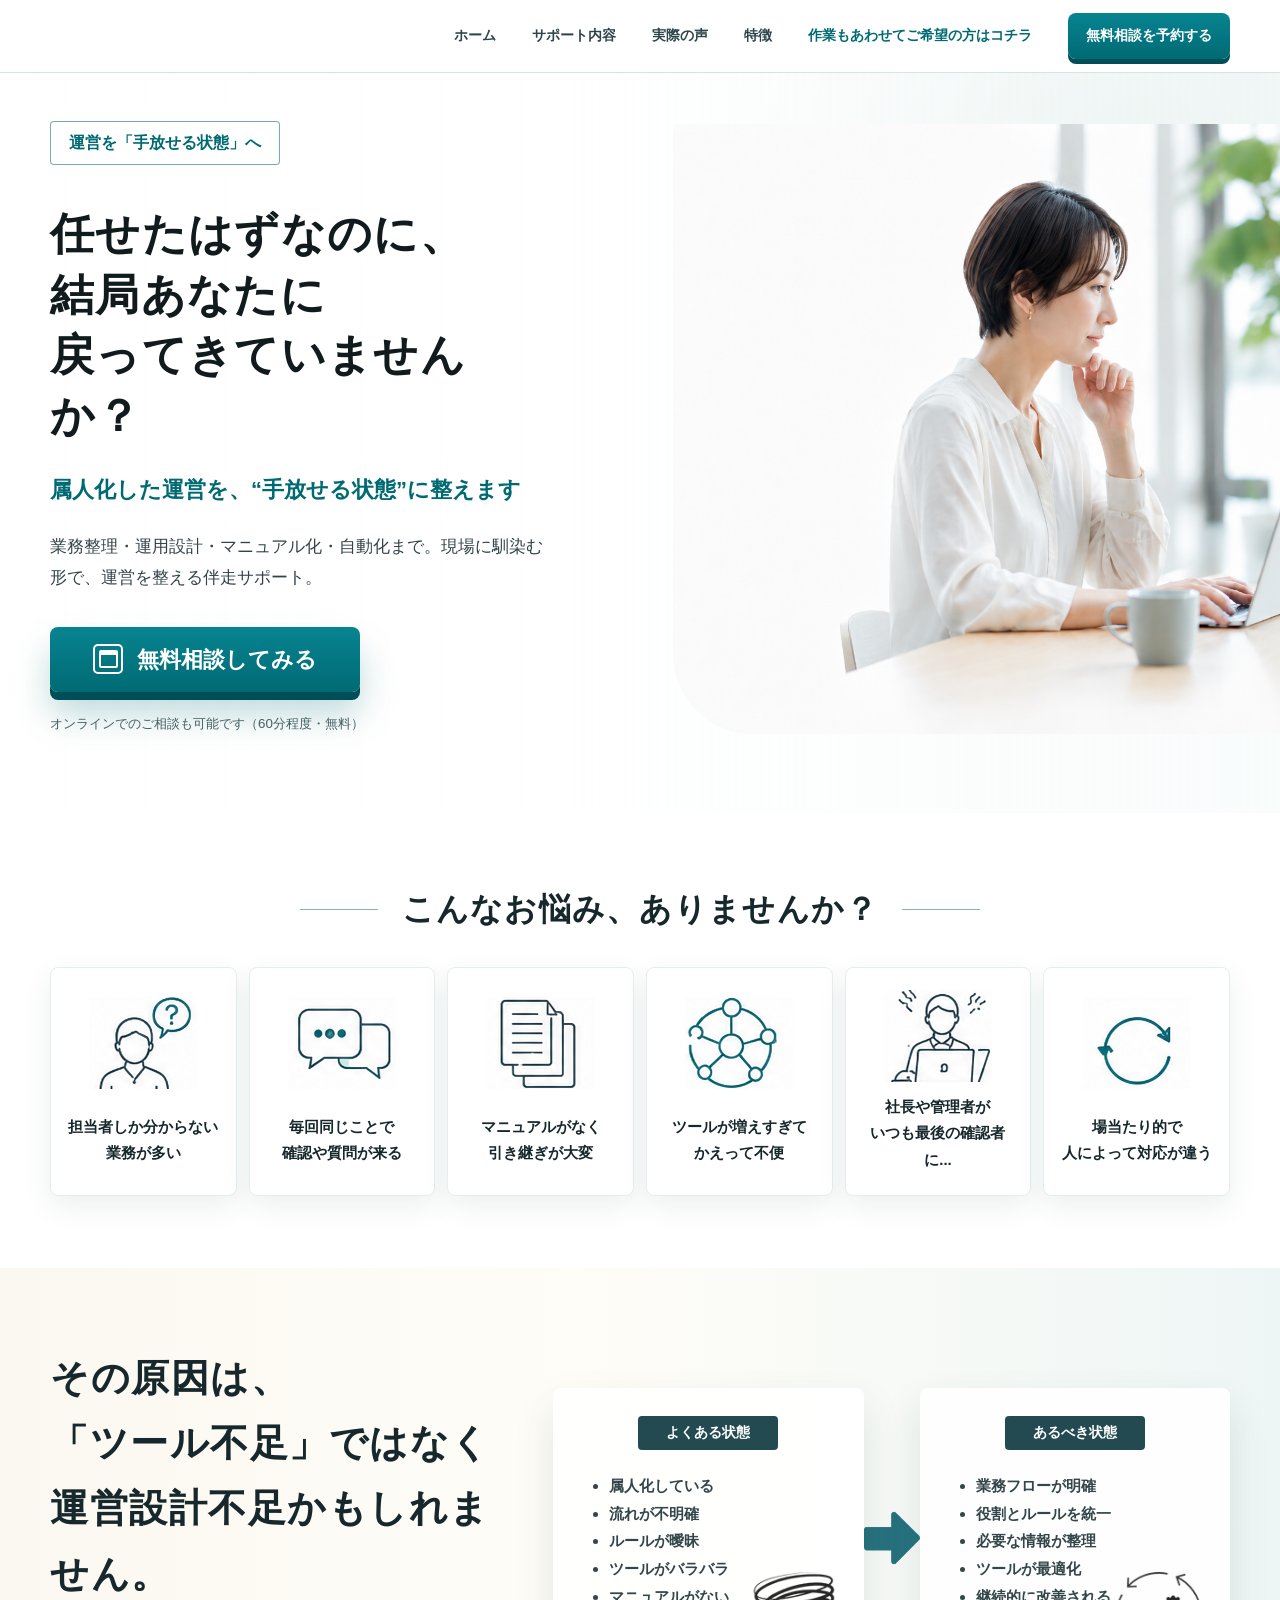
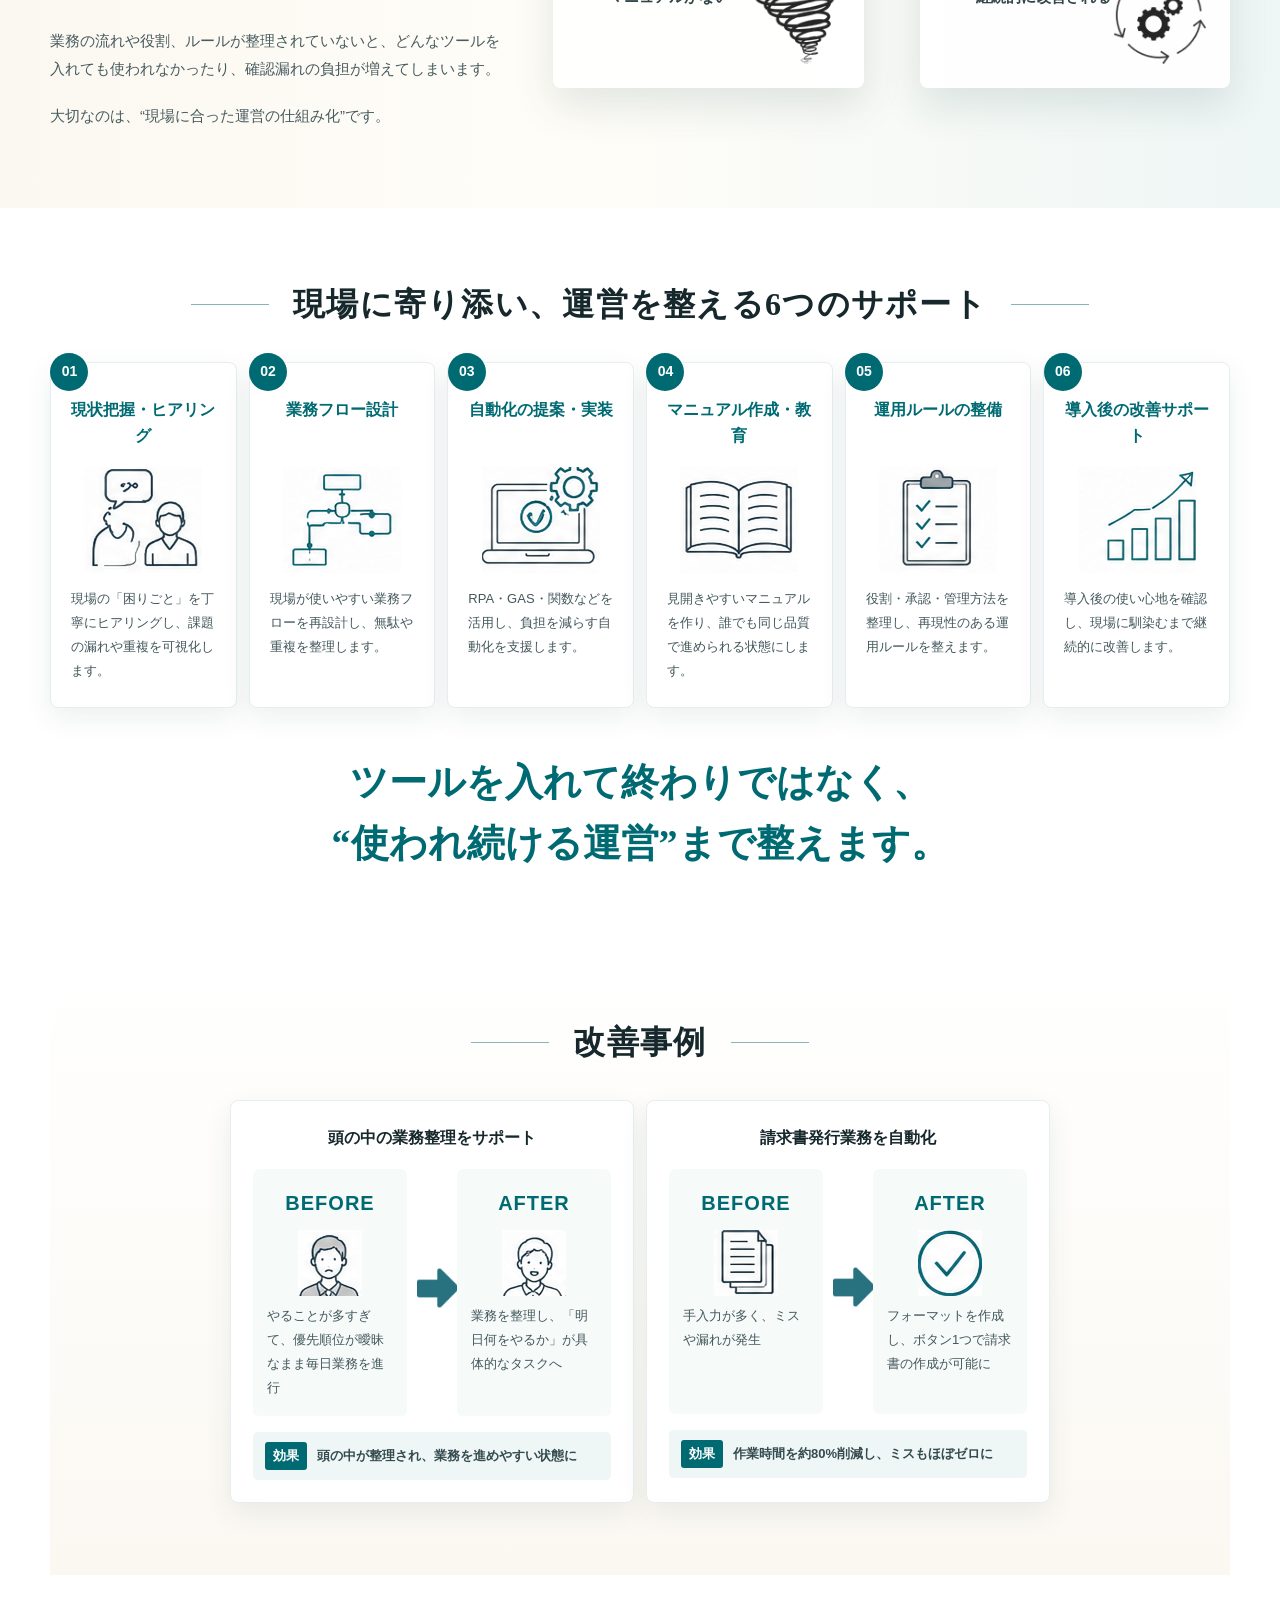
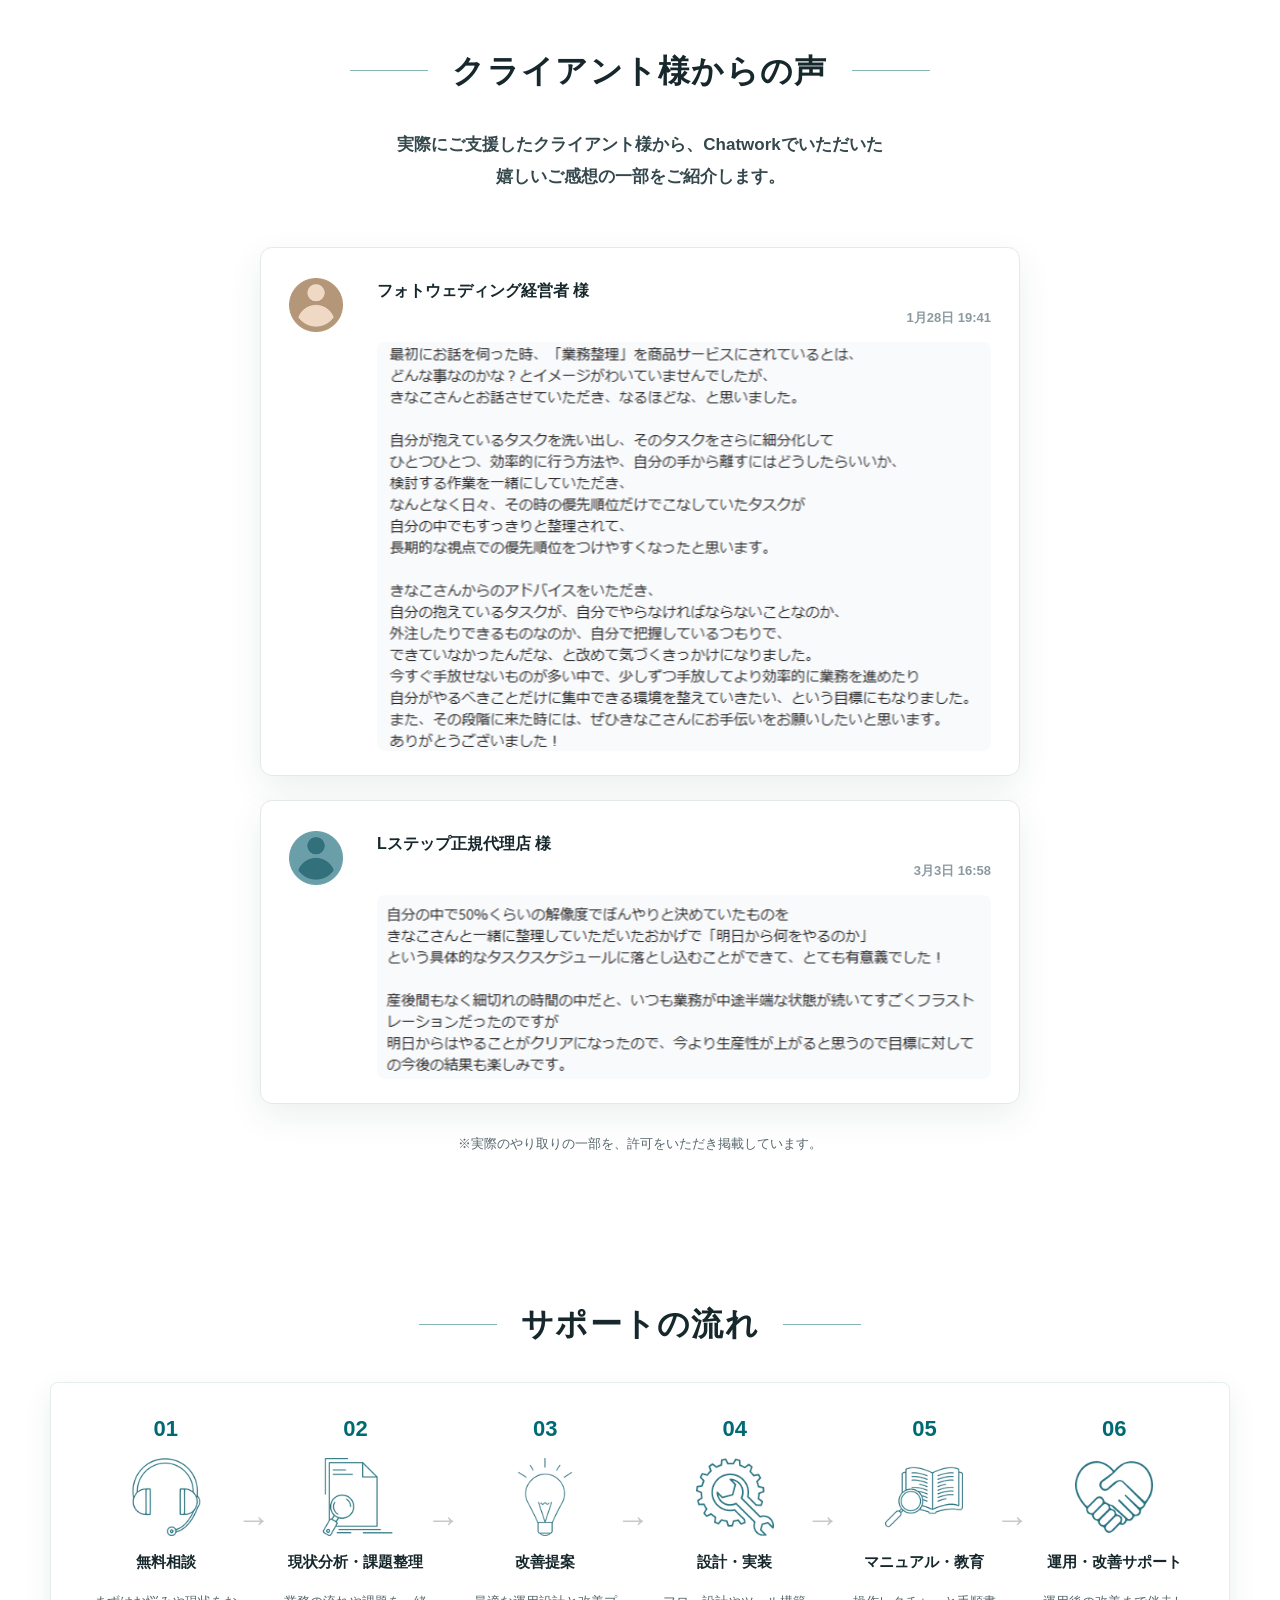
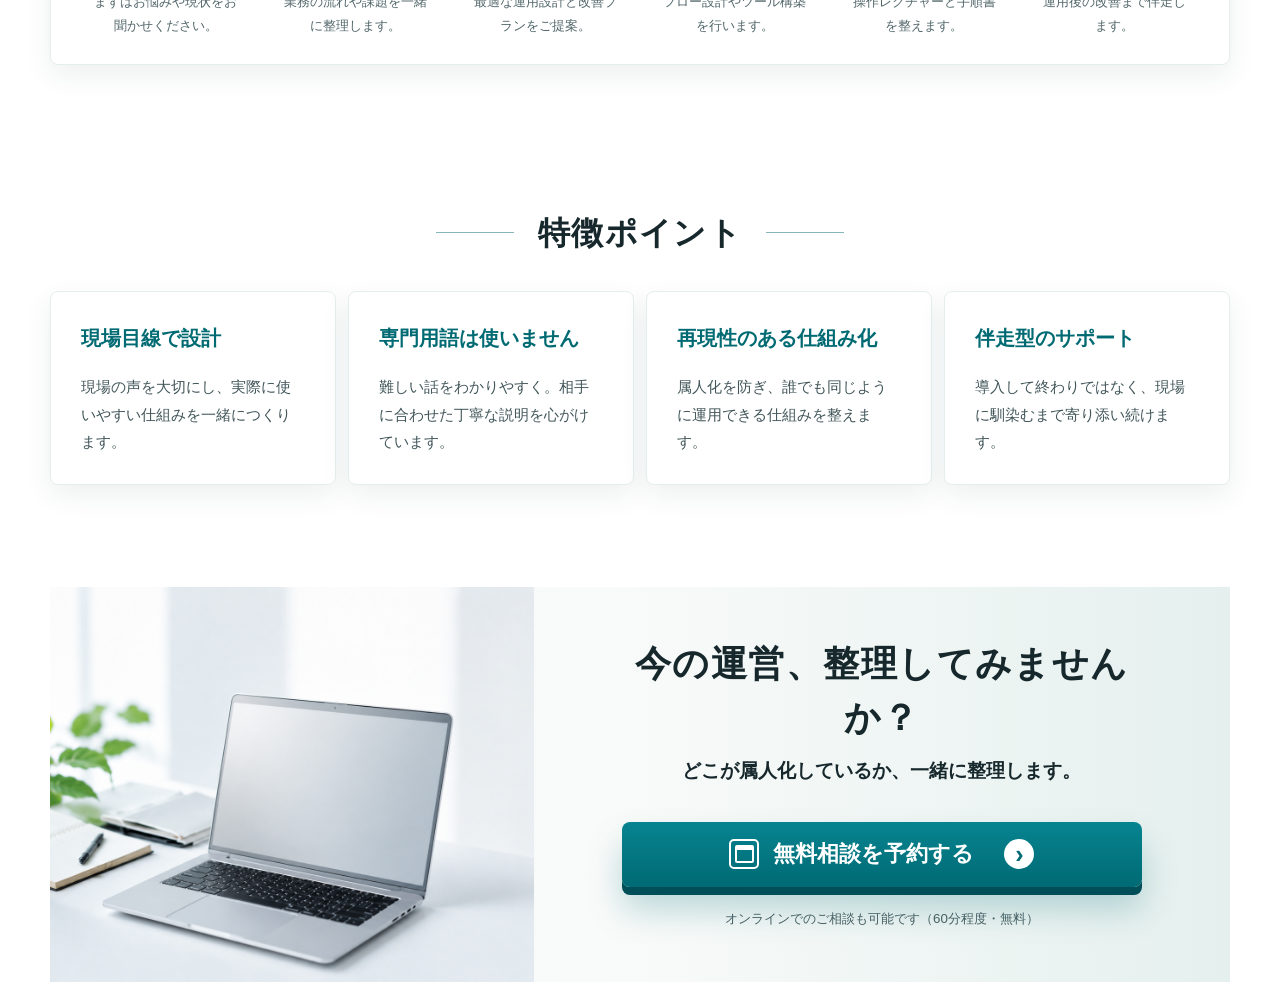
<file: consult/index.html>
﻿<!DOCTYPE html>
<html lang="ja">
<head>
  <meta charset="UTF-8">
  <meta name="viewport" content="width=device-width, initial-scale=1.0">
  <title>業務改善| 属人化した運営を整える無料相談</title>
  <meta name="description" content="業務整理、運用設計、マニュアル化、自動化まで。属人化した運営を、任せられる状態へ整える伴走サポートです。">
  <link rel="stylesheet" href="assets/css/style.css">
</head>
<body>
  <header class="site-header">
    <div class="site-header__inner">
            <input class="site-nav-toggle" type="checkbox" id="site-nav-toggle" aria-hidden="true">
      <label class="site-nav-button" for="site-nav-toggle" aria-label="メニューを開閉する">
        <span></span>
        <span></span>
        <span></span>
      </label>
      <nav class="site-nav" aria-label="ページ内ナビゲーション">
        <a href="#home">ホーム</a>
        <a href="#support">サポート内容</a>
        <a href="#voices">実際の声</a>
        <a href="#features">特徴</a>
        <a class="site-nav__external" href="https://kinako-hansou.github.io/sukusuke_site_support/support">作業もあわせてご希望の方はコチラ</a>
        <a class="site-nav__cta" href="https://timerex.net/s/sukuusuketto_edca/8dc71d0d">無料相談を予約する</a>
      </nav>
    </div>
  </header>
  <main>
    <section class="hero" id="home">
      <div class="hero__inner">
        <div class="hero__content">
          <p class="eyebrow">運営を「手放せる状態」へ</p>
          <h1>任せたはずなのに、<br>結局あなたに<br>戻ってきていませんか？</h1>
          <p class="hero__lead">属人化した運営を、“手放せる状態”に整えます</p>
          <p class="hero__text">業務整理・運用設計・マニュアル化・自動化まで。現場に馴染む形で、運営を整える伴走サポート。</p>
          <a class="cta cta--large" href="https://timerex.net/s/sukuusuketto_edca/8dc71d0d" aria-label="無料相談してみる">
            <span class="cta__icon">□</span>
            <span>無料相談してみる</span>
          </a>
           <small class="final-cta__note">オンラインでのご相談も可能です（60分程度・無料）</small>
        </div>

        <div class="hero__visual" aria-hidden="true">
          <img src="assets/images/FV.png" alt="">
          
            </div>
          
      </div>
    </section>

    <section class="section worries">
      <div class="section__title">
        <span></span>
        <h2>こんなお悩み、ありませんか？</h2>
        <span></span>
      </div>
      <div class="worry-grid">
        <article class="worry-card">
          <div class="sprite-icon sprite-icon--worry-01" aria-hidden="true"></div>
          <h3>担当者しか分からない<br>業務が多い</h3>
        </article>
        <article class="worry-card">
          <div class="sprite-icon sprite-icon--worry-02" aria-hidden="true"></div>
          <h3>毎回同じことで<br>確認や質問が来る</h3>
        </article>
        <article class="worry-card">
          <div class="sprite-icon sprite-icon--worry-03" aria-hidden="true"></div>
          <h3>マニュアルがなく<br>引き継ぎが大変</h3>
        </article>
        <article class="worry-card">
          <div class="sprite-icon sprite-icon--worry-04" aria-hidden="true"></div>
          <h3>ツールが増えすぎて<br>かえって不便</h3>
        </article>
        <article class="worry-card">
          <div class="sprite-icon sprite-icon--worry-05" aria-hidden="true"></div>
          <h3>社長や管理者が<br>いつも最後の確認者に...</h3>
        </article>
        <article class="worry-card">
          <div class="sprite-icon sprite-icon--worry-06" aria-hidden="true"></div>
          <h3>場当たり的で<br>人によって対応が違う</h3>
        </article>
      </div>
    </section>

    <section class="problem">
      <div class="problem__inner">
        <div class="problem__copy">
          <h2>その原因は、<br>「ツール不足」ではなく<br>運営設計不足かもしれません。</h2>
          <p>業務の流れや役割、ルールが整理されていないと、どんなツールを入れても使われなかったり、確認漏れの負担が増えてしまいます。</p>
          <p>大切なのは、“現場に合った運営の仕組み化”です。</p>
        </div>
        <div class="comparison" aria-label="よくある状態とあるべき状態の比較">
          <div class="comparison__box">
            <h3>よくある状態</h3>
            <ul>
              <li>属人化している</li>
              <li>流れが不明確</li>
              <li>ルールが曖昧</li>
              <li>ツールがバラバラ</li>
              <li>マニュアルがない</li>
            </ul>
            <div class="sprite-icon sprite-icon--scribble" aria-hidden="true"></div>
          </div>
          <div class="sprite-icon sprite-icon--arrow" aria-hidden="true"></div>
          <div class="comparison__box comparison__box--ideal">
            <h3>あるべき状態</h3>
            <ul>
              <li>業務フローが明確</li>
              <li>役割とルールを統一</li>
              <li>必要な情報が整理</li>
              <li>ツールが最適化</li>
              <li>継続的に改善される</li>
            </ul>
            <div class="sprite-icon sprite-icon--circle" aria-hidden="true"></div>
          </div>
        </div>
      </div>
    </section>

    <section class="section support" id="support">
      <div class="section__title">
        <span></span>
        <h2>現場に寄り添い、運営を整える6つのサポート</h2>
        <span></span>
      </div>
      <div class="support-grid">
        <article class="support-card">
          <b>01</b>
          <h3>現状把握・ヒアリング</h3>
          <div class="sprite-icon sprite-icon--support-01" aria-hidden="true"></div>
          <p>現場の「困りごと」を丁寧にヒアリングし、課題の漏れや重複を可視化します。</p>
        </article>
        <article class="support-card">
          <b>02</b>
          <h3>業務フロー設計</h3>
          <div class="sprite-icon sprite-icon--support-02" aria-hidden="true"></div>
          <p>現場が使いやすい業務フローを再設計し、無駄や重複を整理します。</p>
        </article>
        <article class="support-card">
          <b>03</b>
          <h3>自動化の提案・実装</h3>
          <div class="sprite-icon sprite-icon--support-03" aria-hidden="true"></div>
          <p>RPA・GAS・関数などを活用し、負担を減らす自動化を支援します。</p>
        </article>
        <article class="support-card">
          <b>04</b>
          <h3>マニュアル作成・教育</h3>
          <div class="sprite-icon sprite-icon--support-04" aria-hidden="true"></div>
          <p>見開きやすいマニュアルを作り、誰でも同じ品質で進められる状態にします。</p>
        </article>
        <article class="support-card">
          <b>05</b>
          <h3>運用ルールの整備</h3>
          <div class="sprite-icon sprite-icon--support-05" aria-hidden="true"></div>
          <p>役割・承認・管理方法を整理し、再現性のある運用ルールを整えます。</p>
        </article>
        <article class="support-card">
          <b>06</b>
          <h3>導入後の改善サポート</h3>
          <div class="sprite-icon sprite-icon--support-06" aria-hidden="true"></div>
          <p>導入後の使い心地を確認し、現場に馴染むまで継続的に改善します。</p>
        </article>
      </div>
      <p class="support__message">ツールを入れて終わりではなく、<br>“使われ続ける運営”まで整えます。</p>
    </section>

    <section class="section cases">
      <div class="section__title">
        <span></span>
        <h2>改善事例</h2>
        <span></span>
      </div>
      <div class="case-grid">
        <article class="case-card">
          <h3>頭の中の業務整理をサポート</h3>
          <div class="before-after">
            <div><b>BEFORE</b><span class="sprite-icon sprite-icon--case-man-worry" aria-hidden="true"></span><p>やることが多すぎて、優先順位が曖昧なまま毎日業務を進行</p></div>
            <i><span class="sprite-icon sprite-icon--case-arrow" aria-hidden="true"></span></i>
            <div><b>AFTER</b><span class="sprite-icon sprite-icon--case-man-happy" aria-hidden="true"></span><p>業務を整理し、「明日何をやるか」が具体的なタスクへ</p></div>
          </div>
          <p class="result"><span>効果</span>頭の中が整理され、業務を進めやすい状態に</p>
        </article>
        <article class="case-card case-card--invoice">
          <h3>請求書発行業務を自動化</h3>
          <div class="before-after">
            <div><b>BEFORE</b><span class="sprite-icon sprite-icon--case-doc" aria-hidden="true"></span><p>手入力が多く、ミスや漏れが発生</p></div>
            <i><span class="sprite-icon sprite-icon--case-arrow" aria-hidden="true"></span></i>
            <div><b>AFTER</b><span class="sprite-icon sprite-icon--case-check" aria-hidden="true"></span><p>フォーマットを作成し、ボタン1つで請求書の作成が可能に</p></div>
          </div>
          <p class="result"><span>効果</span>作業時間を約80%削減し、ミスもほぼゼロに</p>
        </article>        
      </div>
    </section>

    <section class="section voices" id="voices">
      <div class="section__title">
        <span></span>
        <h2>クライアント様からの声</h2>
        <span></span>
      </div>
      <p class="voices__lead">実際にご支援したクライアント様から、Chatworkでいただいた<br>嬉しいご感想の一部をご紹介します。</p>
      <div class="voice-list">
        <article class="voice-card">
          <img class="voice-card__avatar" src="assets/images/voice1.png" alt="">
          <div class="voice-card__body">
            <div class="voice-card__meta"><span>フォトウェディング経営者 様</span><time>1月28日 19:41</time></div>
            <picture>
              <source media="(max-width: 760px)" srcset="assets/images/感想1-1.png">
              <img src="assets/images/感想1.png" alt="整理していただいたおかげで、頭の中が一気にクリアになりました！">
            </picture>  
          </div>
        </article>
        <article class="voice-card">
          <img class="voice-card__avatar" src="assets/images/voice2.png" alt="">
          <div class="voice-card__body">
            <div class="voice-card__meta"><span>Lステップ正規代理店 様</span><time>3月3日 16:58</time></div>
            <picture>
              <source media="(max-width: 760px)" srcset="assets/images/感想2-2.png">
              <img src="assets/images/感想2.png" alt="マニュアルや運用ルールをここまで整えていただけるとは思っていませんでした。">
            </picture>
          </div>
        </article>
      </div>
      <p class="voices__note">※実際のやり取りの一部を、許可をいただき掲載しています。</p>
    </section>
    <section class="section flow" id="flow">
      <div class="section__title">
        <span></span>
        <h2>サポートの流れ</h2>
        <span></span>
      </div>
      <div class="flow-steps">
        <article><b>01</b><span class="sprite-icon sprite-icon--flow-01" aria-hidden="true"></span><h3>無料相談</h3><p>まずはお悩みや現状をお聞かせください。</p></article>
        <article><b>02</b><span class="sprite-icon sprite-icon--flow-02" aria-hidden="true"></span><h3>現状分析・課題整理</h3><p>業務の流れや課題を一緒に整理します。</p></article>
        <article><b>03</b><span class="sprite-icon sprite-icon--flow-03" aria-hidden="true"></span><h3>改善提案</h3><p>最適な運用設計と改善プランをご提案。</p></article>
        <article><b>04</b><span class="sprite-icon sprite-icon--flow-04" aria-hidden="true"></span><h3>設計・実装</h3><p>フロー設計やツール構築を行います。</p></article>
        <article><b>05</b><span class="sprite-icon sprite-icon--flow-05" aria-hidden="true"></span><h3>マニュアル・教育</h3><p>操作レクチャーと手順書を整えます。</p></article>
        <article><b>06</b><span class="sprite-icon sprite-icon--flow-06" aria-hidden="true"></span><h3>運用・改善サポート</h3><p>運用後の改善まで伴走します。</p></article>
      </div>
    </section>

    <section class="section reasons" id="features">
      <div class="section__title">
        <span></span>
        <h2>特徴ポイント</h2>
        <span></span>
      </div>
      <div class="reason-grid">
        <article>
          <h3>現場目線で設計</h3>
          <p>現場の声を大切にし、実際に使いやすい仕組みを一緒につくります。</p>
        </article>
        <article>
          <h3>専門用語は使いません</h3>
          <p>難しい話をわかりやすく。相手に合わせた丁寧な説明を心がけています。</p>
        </article>
        <article>
          <h3>再現性のある仕組み化</h3>
          <p>属人化を防ぎ、誰でも同じように運用できる仕組みを整えます。</p>
        </article>
        <article>
          <h3>伴走型のサポート</h3>
          <p>導入して終わりではなく、現場に馴染むまで寄り添い続けます。</p>
        </article>
      </div>
    </section>

    <section class="final-cta" id="contact">
      <div class="final-cta__image" aria-hidden="true">
        <img src="assets/images/フッター.png" alt="">
      </div>
      <div class="final-cta__content">
        <h2>今の運営、整理してみませんか？</h2>
        <p>どこが属人化しているか、一緒に整理します。</p>
        <a class="cta" href="https://timerex.net/s/sukuusuketto_edca/8dc71d0d">
          <span class="cta__icon">□</span>
          <span>無料相談を予約する</span>
          <span class="cta__arrow">›</span>
        </a>
        <small class="final-cta__note">オンラインでのご相談も可能です（60分程度・無料）</small>
      </div>
    </section>
  </main>
</body>
</html>
</file>
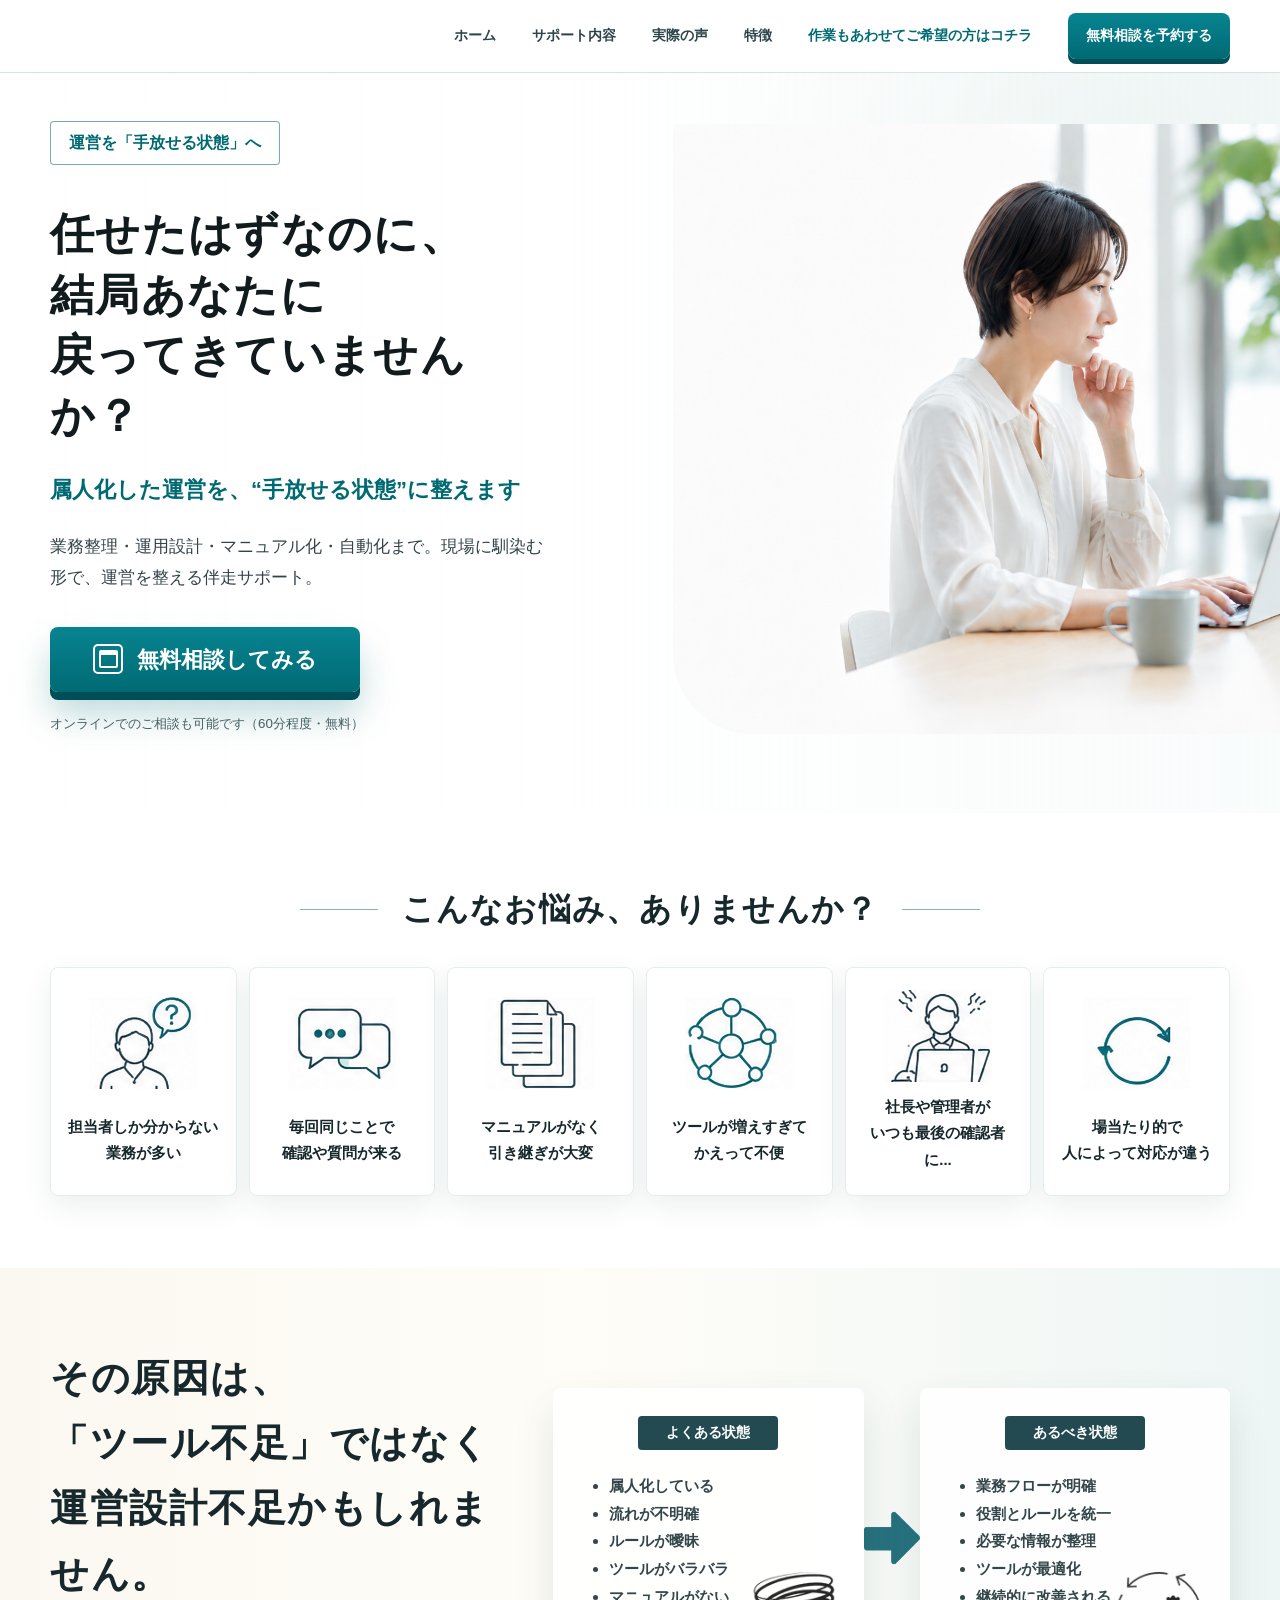
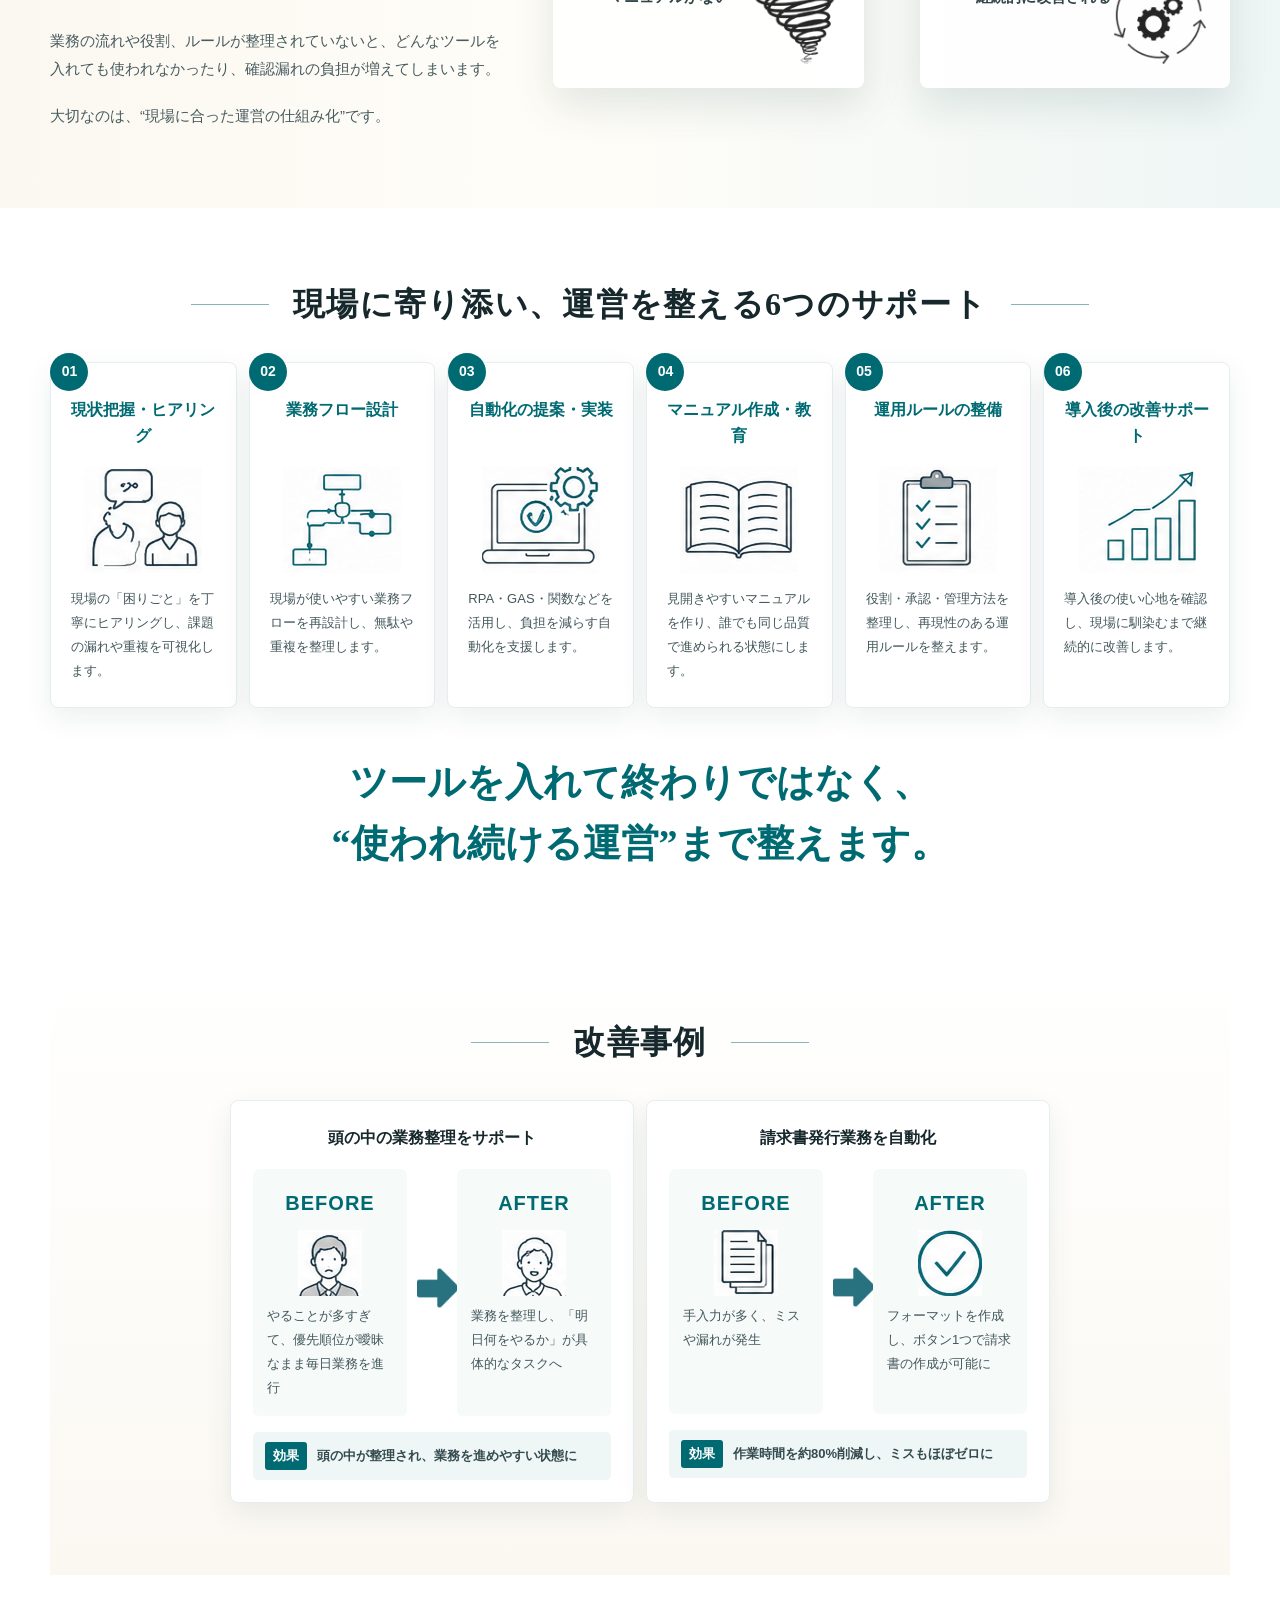
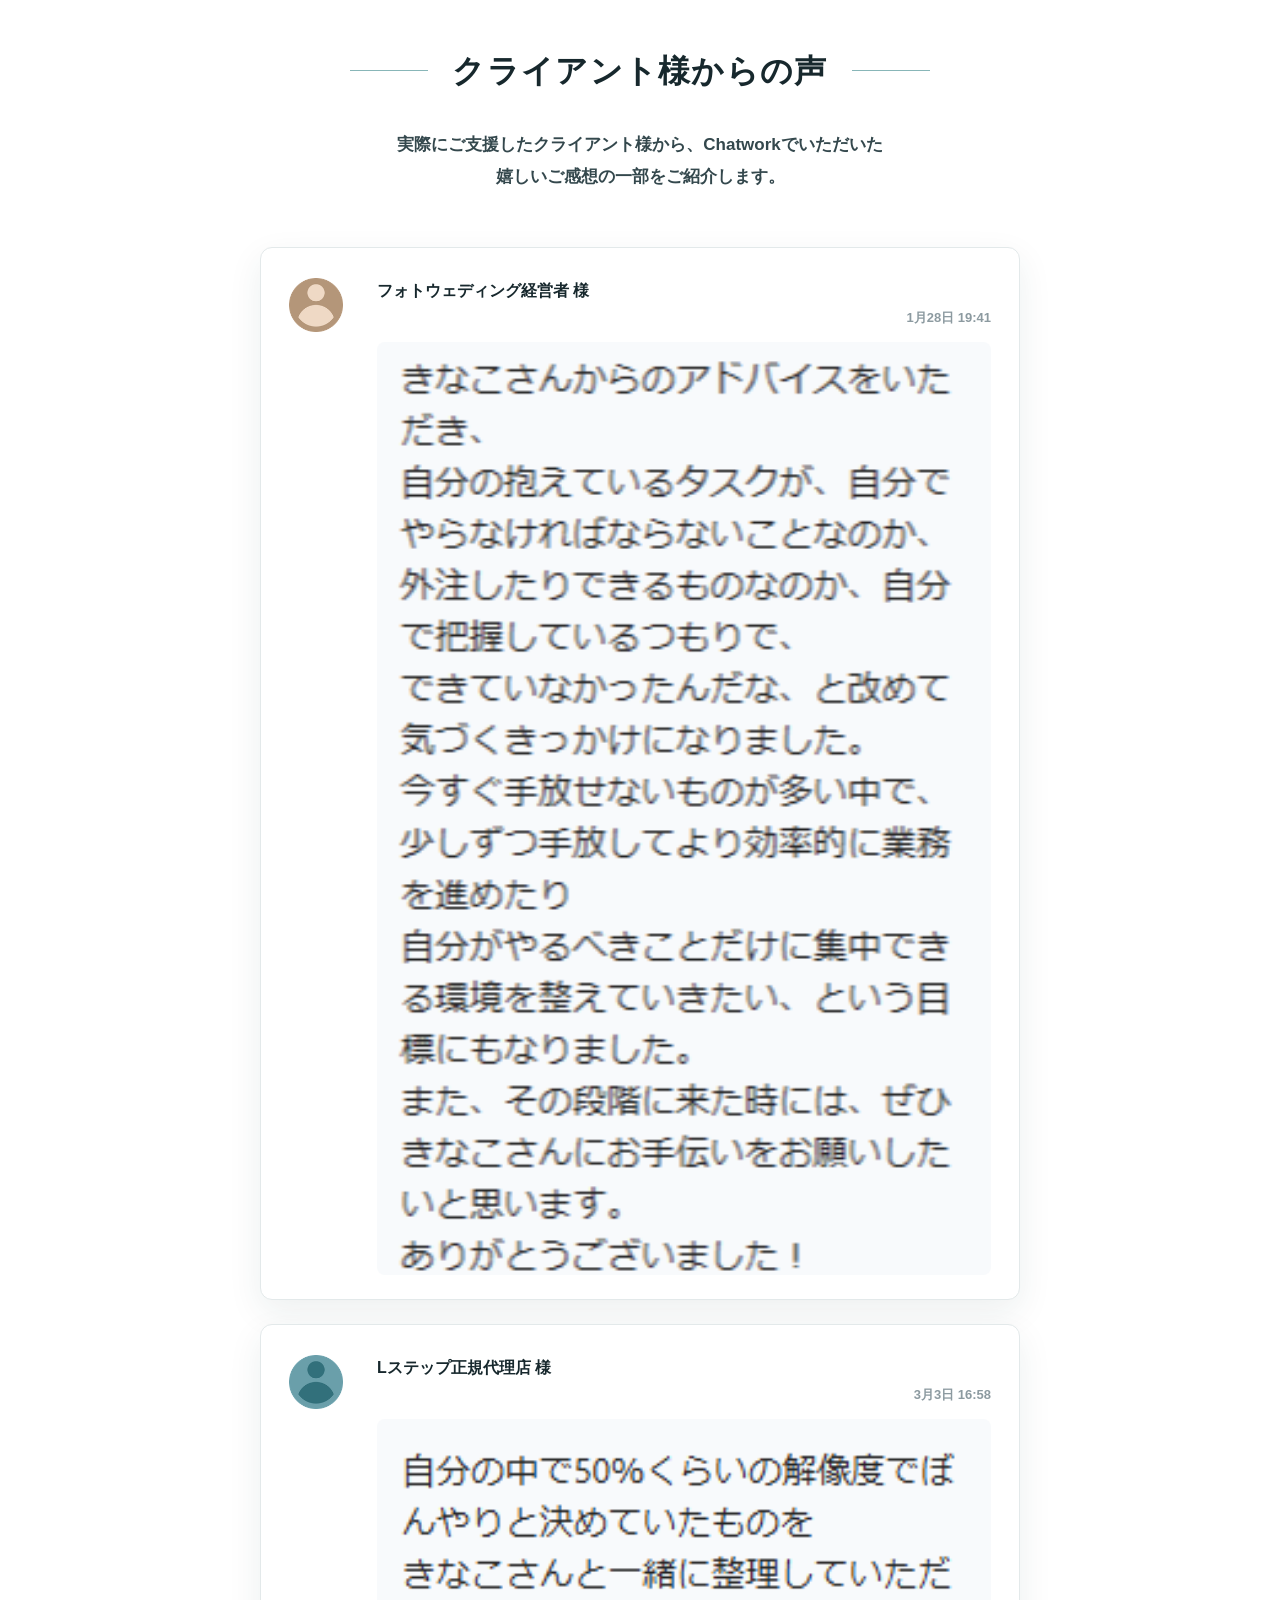
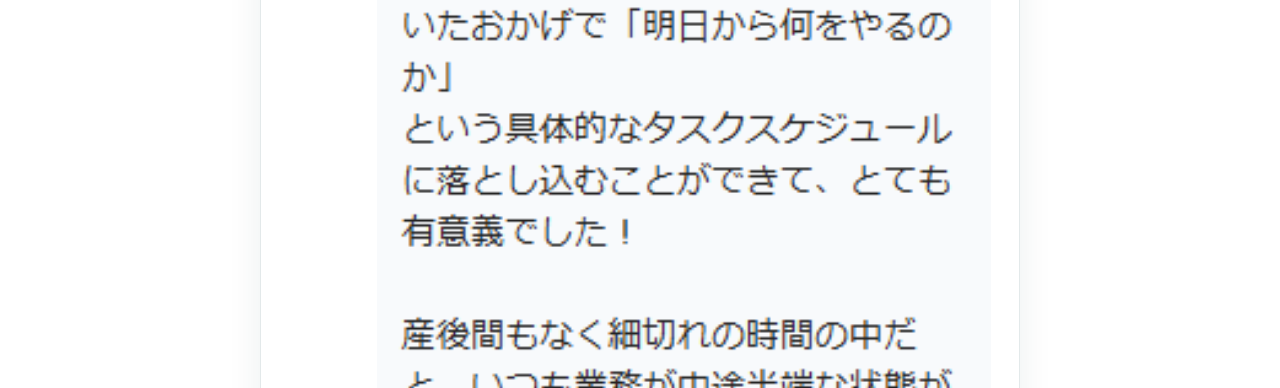
<file: go-consult/index.html>
<!DOCTYPE html>
<html lang="ja">
<head>
<meta charset="UTF-8">
<meta http-equiv="refresh" content="0; url=https://kinako-hansou.github.io/sukusuke_site_consult/consult/">
<title>Redirect</title>
</head>
<body>
Redirecting...
</body>
</html>
</file>
<file: consult/assets/css/style.css>
﻿* {
  box-sizing: border-box;
}

:root {
  --ink: #17282d;
  --muted: #5f7074;
  --deep: #006a73;
  --deep-2: #078491;
  --deep-3: #004f58;
  --line: #cfe0df;
  --soft: #f5faf9;
  --cream: #fbf8f2;
  --white: #ffffff;
  --shadow: 0 18px 40px rgba(23, 63, 66, .12);
  --radius: 8px;
}

html {
  scroll-behavior: smooth;
}

body {
  margin: 0;
  color: var(--ink);
  background: var(--white);
  font-family: "Yu Gothic", "Hiragino Kaku Gothic ProN", Meiryo, sans-serif;
  line-height: 1.85;
  letter-spacing: 0;
}

img {
  display: block;
  max-width: 100%;
}

a {
  color: inherit;
  text-decoration: none;
}

h1,
h2,
h3,
p {
  margin: 0;
}

.site-header {
  position: sticky;
  top: 0;
  z-index: 20;
  background: rgba(255, 255, 255, .94);
  border-bottom: 1px solid rgba(207, 224, 223, .85);
  backdrop-filter: blur(12px);
}

.site-header__inner {
  display: flex;
  align-items: center;
  justify-content: flex-end;
  width: min(1180px, calc(100% - 64px));
  min-height: 72px;
  margin: 0 auto;
}

.site-header__brand {
  flex: 0 0 auto;
  color: var(--deep);
  font-size: 18px;
  font-weight: 800;
  letter-spacing: .03em;
}

.site-nav-toggle,
.site-nav-button {
  display: none;
}

.site-nav {
  display: flex;
  align-items: center;
  justify-content: flex-end;
  gap: 36px;
  font-size: 14px;
  font-weight: 700;
}

.site-nav a {
  color: #2d454a;
  transition: color .2s ease;
}

.site-nav a:hover {
  color: var(--deep);
}

.site-nav__external {
  color: var(--deep) !important;
}

.site-nav__cta {
  padding: 10px 18px;
  border-radius: var(--radius);
  color: var(--white) !important;
  background: linear-gradient(180deg, var(--deep-2), var(--deep));
  box-shadow: 0 5px 0 var(--deep-3);
}

.hero {
  min-height: 680px;
  padding: 48px 0 76px;
  background:
    linear-gradient(90deg, rgba(255,255,255,.98) 0%, rgba(255,255,255,.9) 42%, rgba(244,250,249,.56) 100%),
    radial-gradient(circle at 86% 18%, rgba(164, 197, 189, .42), transparent 34%);
  overflow: hidden;
}

.hero__inner,
.section,
.problem__inner,
.final-cta {
  width: min(1180px, calc(100% - 64px));
  margin: 0 auto;
}

.hero__inner {
  display: grid;
  grid-template-columns: minmax(420px, .88fr) minmax(460px, 1.12fr);
  align-items: center;
  gap: 36px;
}

.eyebrow {
  display: inline-block;
  margin-bottom: 40px;
  padding: 9px 18px;
  border: 1px solid rgba(0, 106, 115, .55);
  border-radius: 4px;
  color: var(--deep);
  background: rgba(255, 255, 255, .74);
  font-weight: 700;
  font-size: 16px;
  line-height: 1.5;
}

.hero h1 {
  font-family: "Yu Mincho", "Hiragino Mincho ProN", serif;
  font-size: clamp(40px, 5vw, 44px);
  line-height: 1.38;
  letter-spacing: .03em;
  color: #111b1e;
}

.hero__lead {
  margin-top: 22px;
  color: var(--deep);
  font-size: 22px;
  font-weight: 800;
}

.hero__text {
  max-width: 560px;
  margin-top: 20px;
  color: #334348;
  font-size: 17px;
}

.cta {
  position: relative;
  display: inline-flex;
  align-items: center;
  justify-content: center;
  gap: 14px;
  min-width: 310px;
  margin-top: 34px;
  padding: 17px 30px 18px;
  border-radius: var(--radius);
  color: var(--white);
  background: linear-gradient(180deg, var(--deep-2), var(--deep));
  box-shadow:
    0 8px 0 var(--deep-3),
    0 22px 34px rgba(0, 106, 115, .25);
  font-size: 22px;
  font-weight: 800;
  line-height: 1.25;
  transform: translateY(0);
  transition: transform .2s ease, box-shadow .2s ease;
}

.cta:hover {
  transform: translateY(3px);
  box-shadow:
    0 5px 0 var(--deep-3),
    0 16px 28px rgba(0, 106, 115, .22);
}

.cta small {
  display: block;
  margin-bottom: 3px;
  font-size: 12px;
  font-weight: 700;
  opacity: .92;
}

.cta__icon {
  position: relative;
  display: grid;
  place-items: center;
  width: 30px;
  height: 30px;
  border: 2px solid currentColor;
  border-radius: 5px;
  font-size: 0;
}

.cta__icon::before,
.cta__icon::after {
  content: "";
  position: absolute;
}

.cta__icon::before {
  width: 15px;
  height: 11px;
  border: 2px solid currentColor;
  border-top-width: 5px;
  border-radius: 2px;
}

.cta__icon::after {
  width: 18px;
  height: 2px;
  background: currentColor;
  transform: translateY(-6px);
}

.cta__arrow {
  display: grid;
  place-items: center;
  width: 30px;
  height: 30px;
  margin-left: 16px;
  border-radius: 50%;
  color: var(--deep);
  background: var(--white);
  font-size: 25px;
  line-height: 1;
}

.hero__visual {
  position: relative;
  min-height: 610px;
}

.hero__visual img {
  position: absolute;
  inset: 0 -84px 0 auto;
  width: 700px;
  height: 610px;
  object-fit: cover;
  border-radius: 0 0 0 80px;
}

.floating-card {
  position: absolute;
  z-index: 2;
  width: 285px;
  padding: 18px 20px;
  border: 1px solid rgba(205, 225, 224, .9);
  border-radius: var(--radius);
  background: rgba(255, 255, 255, .88);
  box-shadow: var(--shadow);
  backdrop-filter: blur(10px);
}

.floating-card strong {
  display: block;
  margin-bottom: 12px;
  color: var(--deep);
  font-size: 13px;
}

.floating-card--flow {
  top: 78px;
  right: 18px;
}

.floating-card--check {
  top: 236px;
  right: 102px;
  width: 220px;
}

.floating-card--sheet {
  right: -6px;
  bottom: 70px;
}

.mini-flow {
  display: flex;
  align-items: center;
  gap: 7px;
}

.mini-flow span {
  padding: 6px 8px;
  border: 1px solid #b7d5d3;
  border-radius: 3px;
  color: var(--deep);
  background: #f6fbfb;
  font-size: 10px;
  font-weight: 700;
  white-space: nowrap;
}

.mini-flow i {
  width: 12px;
  height: 1px;
  background: var(--deep);
}

.floating-card ul {
  margin: 0;
  padding: 0;
  list-style: none;
}

.floating-card li {
  position: relative;
  padding-left: 23px;
  color: #42575b;
  font-size: 13px;
  font-weight: 700;
}

.floating-card li + li {
  margin-top: 8px;
}

.floating-card li::before {
  content: "";
  position: absolute;
  top: 8px;
  left: 0;
  width: 12px;
  height: 12px;
  border: 2px solid var(--deep-2);
  border-radius: 3px;
}

.sheet-lines {
  display: grid;
  gap: 10px;
}

.sheet-lines span {
  height: 10px;
  border-radius: 999px;
  background: linear-gradient(90deg, #d9eeee 0 36%, #edf5f4 36% 64%, #c9dfdd 64%);
}

.section {
  padding: 72px 0;
}

.section__title {
  display: flex;
  align-items: center;
  justify-content: center;
  gap: 24px;
  margin-bottom: 34px;
  text-align: center;
}

.section__title span {
  width: 78px;
  height: 1px;
  background: #88b6b8;
}

.section__title h2 {
  font-family: "Yu Mincho", "Hiragino Mincho ProN", serif;
  font-size: clamp(24px, 2.5vw, 32px);
  line-height: 1.5;
  letter-spacing: .04em;
}

.worry-grid,
.support-grid,
.case-grid,
.reason-grid {
  display: grid;
  gap: 12px;
}

.worry-grid {
  grid-template-columns: repeat(6, 1fr);
  max-width: 1180px;
  margin: 0 auto;
}

.worry-card,
.support-card,
.case-card,
.reason-grid article,
.flow-steps {
  border: 1px solid #e5eeee;
  border-radius: var(--radius);
  background: var(--white);
  box-shadow: 0 10px 28px rgba(23, 63, 66, .08);
}
.voices {
  background: #fff;
  text-align: center;
}



.voice-card__meta span {
  font-size: 16px;
  font-weight: 700;
}
.voices__lead {
  margin-top: 22px;
  color: #34484d;
  font-size: 17px;
  font-weight: 700;
  line-height: 1.9;
}

.voice-list {
  display: grid;
  gap: 24px;
  width: min(760px, 100%);
  margin: 54px auto 0;
}

.voice-card {
  display: grid;
  grid-template-columns: 68px 1fr;
  gap: 20px;
  padding: 28px 28px 24px;
  border: 1px solid #e3e9ea;
  border-radius: 12px;
  background: #fff;
  box-shadow: 0 12px 34px rgba(23, 63, 66, .08);
  text-align: left;
}

.voice-card__avatar {
  width: 54px;
  height: 54px;
  margin-top: 2px;
  object-fit: contain;
}

.voice-card__body {
  min-width: 0;
}

.voice-card__meta {
  display: flex;  align-items: flex-start;  flex-direction: column;  justify-content: space-between;
  gap: 0px;  margin-bottom: 12px;
}

.voice-card__meta time {
  color: #8c9aa0;
  font-size: 13px;  font-weight: 700;
  white-space: nowrap;   align-self: flex-end;
}

.voice-card picture,
.voice-card picture img {
  display: block;
  width: 100%;
}

.voice-card picture img {
  border-radius: 8px;
}



.voices__note {
  margin-top: 28px;
  color: #56676b;
  font-size: 13px;
}
.line-icon {
  display: grid;
  place-items: center;
  width: 58px;
  height: 58px;
  margin-bottom: 13px;
  border: 2px solid #7caeb0;
  border-radius: 50%;
  color: var(--deep);
  font-size: 26px;
  font-weight: 700;
}

.worry-card {
  display: grid;
  place-items: center;
  min-height: 164px;
  padding: 22px 14px;
  text-align: center;
}

.worry-card h3 {
  font-size: 15px;
  line-height: 1.75;
}

.sprite-icon {
  display: block;
  flex: 0 0 auto;
  background-image: url("../images/アイコン集.png");
  background-repeat: no-repeat;
  background-size: 1536px 1024px;
}

.worry-card .sprite-icon {
  width: 108px;
  height: 92px;
  margin: 0 auto 12px;
}

.sprite-icon--worry-01 { background-position: -58px -74px; }
.sprite-icon--worry-02 { background-position: -228px -82px; }
.sprite-icon--worry-03 { background-position: -405px -82px; }
.sprite-icon--worry-04 { background-position: -588px -82px; }
.sprite-icon--worry-05 { background-position: -770px -82px; }
.sprite-icon--worry-06 { background-position: -916px -84px; }



.problem {
  padding: 78px 0;
  background: linear-gradient(90deg, #fbf8f1 0%, #fffdf8 45%, #eef6f5 100%);
}

.problem__inner {
  display: grid;
  grid-template-columns: .8fr 1.2fr;
  align-items: center;
  gap: 52px;
}

.problem__copy h2 {
  font-family: "Yu Mincho", "Hiragino Mincho ProN", serif;
  font-size: clamp(28px, 3vw, 40px);
  line-height: 1.7;
  letter-spacing: .04em;
}

.problem__copy p {
  margin-top: 20px;
  color: #485b5f;
  font-size: 15px;
}

.comparison {
  display: grid;
  grid-template-columns: 1fr 56px 1fr;
  align-items: center;
}

.comparison__box {
  position: relative;
  min-height: 300px;
  padding: 28px 36px;
  border-radius: var(--radius);
  background: rgba(255, 255, 255, .92);
  box-shadow: var(--shadow);
}

.comparison__box h3 {
  width: fit-content;
  margin: 0 auto 22px;
  padding: 4px 28px;
  border-radius: 4px;
  color: var(--white);
  background: #244a51;
  font-size: 14px;
}

.comparison__box ul {
  margin: 0;
  padding-left: 20px;
  color: #33464a;
  font-size: 15px;
  font-weight: 700;
}

.comparison > .sprite-icon--arrow {
  width: 56px;
  height: 56px;
  margin: 0 auto;
  background-image: url("../images/矢印.png");
  background-size: contain;
  background-position: center;
  background-repeat: no-repeat;
}

.comparison__box .sprite-icon--scribble,
.comparison__box .sprite-icon--circle {
  position: absolute;
  right: 24px;
  bottom: 24px;
  width: 92px;
  height: 92px;
  background-size: contain;
  background-position: center;
  background-repeat: no-repeat;
  opacity: .86;
}

.comparison__box .sprite-icon--scribble {
  background-image: url("../images/悩み.png");
}

.comparison__box .sprite-icon--circle {
  background-image: url("../images/解消.png");
}

.support-grid {
  grid-template-columns: repeat(6, 1fr);
}

.support-card {
  position: relative;
  min-height: 280px;
  padding: 34px 20px 24px;
  text-align: center;
}

.support-card b {
  position: absolute;
  top: -10px;
  left: 10%;
  display: grid;
  place-items: center;
  width: 38px;
  height: 38px;
  border-radius: 50%;
  color: var(--white);
  background: var(--deep);
  font-size: 14px;
  transform: translateX(-50%);
}

.support-card h3 {
  min-height: 52px;
  color: var(--deep);
  font-size: 16px;
  line-height: 1.6;
}

.support-icon {
  margin: 18px auto 14px;
  color: #7baeb0;
  font-size: 52px;
  line-height: 1;
}

.support-card .sprite-icon {
  width: 118px;
  height: 106px;
  margin: 18px auto 14px;
}

.sprite-icon--support-01 { background-position: -90px -370px; }
.sprite-icon--support-02 { background-position: -322px -370px; }
.sprite-icon--support-03 { background-position: -568px -370px; }
.sprite-icon--support-04 { background-position: -816px -370px; }
.sprite-icon--support-05 { background-position: -1058px -370px; }
.sprite-icon--support-06 { background-position: -1290px -370px; }

.support-card p {
  color: #43575b;
  font-size: 13px;
  text-align: left;
}

.support__message {
  margin-top: 44px;
  color: var(--deep);
  font-family: "Yu Mincho", "Hiragino Mincho ProN", serif;
  font-size: clamp(26px, 3vw, 38px);
  font-weight: 700;
  line-height: 1.6;
  text-align: center;
}

.cases {
  background: linear-gradient(180deg, #fff 0%, #fbf8f2 100%);
}

.case-grid {
  grid-template-columns: repeat(2, minmax(0, 1fr));
  width: min(100%, 820px);
  margin: 0 auto;
  justify-content: center;
}

.case-card {
  padding: 22px;
}

.case-card h3 {
  margin-bottom: 16px;
  text-align: center;
  font-size: 16px;
}

.before-after {
  display: grid;
  grid-template-columns: 1fr 30px 1fr;
  align-items: stretch;
  gap: 10px;
}

.before-after div {
  display: flex;
  flex-direction: column;
  align-items: center;
  min-height: 145px;
  padding: 16px 14px;
  border-radius: 6px;
  background: #f6faf9;
}

.case-card--invoice .before-after div {
  min-height: 178px;
  padding-bottom: 38px;
}

.before-after b {
  display: block;
  margin-bottom: 8px;
  color: var(--deep);
  font-size: 20px;
  letter-spacing: .05em;
}

.before-after p {
  color: #43575b;
  font-size: 13px;
  text-align: left;
}

.before-after i {
  display: grid;
  place-items: center;
  align-self: center;
  font-style: normal;
}

.before-after .sprite-icon {
  margin-bottom: 8px;
}

.sprite-icon--case-man-worry,
.sprite-icon--case-man-happy,
.sprite-icon--case-doc,
.sprite-icon--case-check {
  width: 64px;
  height: 66px;
}

.sprite-icon--case-man-worry { background-position: -62px -630px; }
.sprite-icon--case-man-happy { background-position: -212px -626px; }
.sprite-icon--case-doc { background-position: -856px -640px; }
.sprite-icon--case-check { background-position: -1151px -641px; }

.sprite-icon--case-arrow {
  width: 42px;
  height: 44px;
  margin: 0;
  background-image: url("../images/矢印.png");
  background-size: contain;
  background-position: center;
  background-repeat: no-repeat;
}

.result {
  margin-top: 16px;
  padding: 10px 12px;
  border-radius: 5px;
  background: #eef7f6;
  color: #364b50;
  font-size: 13px;
  font-weight: 700;
}

.result span {
  display: inline-block;
  margin-right: 10px;
  padding: 2px 8px;
  border-radius: 3px;
  color: var(--white);
  background: var(--deep);
}
.flow-steps {
  display: grid;
  grid-template-columns: repeat(6, 1fr);
  padding: 26px 20px;
}

.flow-steps article {
  position: relative;
  min-height: 170px;
  padding: 0 18px;
  text-align: center;
}

.flow-steps article:not(:last-child)::after {
  content: "→";
  position: absolute;
  top: 48%;
  right: -10px;
  color: #c3c9c8;
  font-size: 34px;
  font-weight: 800;
  transform: translateY(-50%);
}

.flow-steps b {
  color: var(--deep);
  font-size: 22px;
}

.flow-steps .sprite-icon {
  width: 78px;
  height: 78px;
  margin: 8px auto 10px;
}

.sprite-icon--flow-01 {
  background-image: url("../images/流れ1.png");
  background-size: contain;
  background-position: center;
  background-repeat: no-repeat;
}

.sprite-icon--flow-02 {
  background-image: url("../images/流れ2.png");
  background-size: contain;
  background-position: center;
  background-repeat: no-repeat;
}

.sprite-icon--flow-03 {
  background-image: url("../images/流れ3.png");
  background-size: contain;
  background-position: center;
  background-repeat: no-repeat;
}

.sprite-icon--flow-04 {
  background-image: url("../images/流れ4.png");
  background-size: contain;
  background-position: center;
  background-repeat: no-repeat;
}

.sprite-icon--flow-05 {
  background-image: url("../images/流れ5.png");
  background-size: contain;
  background-position: center;
  background-repeat: no-repeat;
}

.sprite-icon--flow-06 {
  background-image: url("../images/流れ6.png");
  background-size: contain;
  background-position: center;
  background-repeat: no-repeat;
}

.flow-steps h3 {
  margin: 12px 0 14px;
  font-size: 15px;
}

.flow-steps p {
  color: #52666a;
  font-size: 13px;
}

.reason-grid {
  grid-template-columns: repeat(4, 1fr);
}

.reason-grid article {
  min-height: 168px;
  padding: 28px 30px;
}

.reason-grid h3 {
  margin-bottom: 16px;
  color: var(--deep);
  font-size: 20px;
}

.reason-grid p {
  color: #42565a;
  font-size: 15px;
}

.final-cta {
  display: grid;
  grid-template-columns: .82fr 1.18fr;
  align-items: center;
  min-height: 300px;
  margin-top: 30px;
  background: linear-gradient(90deg, #eef5f2 0%, #f9fbfa 46%, #e5f0ee 100%);
  overflow: hidden;
}

.final-cta__image {
  height: 100%;
  min-height: 300px;
}

.final-cta__image img {
  width: 100%;
  height: 100%;
  object-fit: cover;
}

.final-cta__content {
  padding: 50px 64px;
  text-align: center;
}

.final-cta h2 {
  font-family: "Yu Mincho", "Hiragino Mincho ProN", serif;
  font-size: clamp(30px, 3vw, 36px);
  line-height: 1.5;
  letter-spacing: .04em;
}

.final-cta p {
  margin-top: 8px;
  font-size: 19px;
  font-weight: 700;
}

.final-cta .cta {
  width: min(520px, 100%);
}

.final-cta__note {
  display: block;
  margin-top: 20px;
  color: #4b6064;
}

@media (max-width: 1100px) {
  .hero__inner {
    grid-template-columns: 1fr;
  }

  .hero__visual {
    min-height: 520px;
  }

  .hero__visual img {
    right: 50%;
    width: min(760px, 100%);
    height: 520px;
    transform: translateX(50%);
  }

  .floating-card--flow {
    right: 7%;
  }

  .floating-card--check {
    right: 16%;
  }

  .floating-card--sheet {
    right: 7%;
  }

  .worry-grid,
  .support-grid,
.flow-steps {
    grid-template-columns: repeat(3, 1fr);
  }

  .case-grid,
  .reason-grid {
    grid-template-columns: repeat(2, 1fr);
  }

  .problem__inner {
    grid-template-columns: 1fr;
  }

  .flow-steps article:nth-child(3)::after {
    content: none;
  }
}

@media (max-width: 760px) {
  .site-header__inner {
    position: relative;
    display: flex;
    justify-content: flex-end;
    width: min(100% - 32px, 1180px);
    min-height: 56px;
    padding: 8px 0;
  }

  .site-nav-button {
    display: grid;
    place-items: center;
    gap: 5px;
    width: 42px;
    height: 42px;
    margin-left: auto;
    border: 1px solid rgba(207, 224, 223, .95);
    border-radius: var(--radius);
    background: rgba(255, 255, 255, .96);
    cursor: pointer;
  }

  .site-nav-button span {
    display: block;
    width: 20px;
    height: 2px;
    border-radius: 999px;
    background: var(--deep);
  }

  .site-nav {
    position: absolute;
    top: calc(100% + 8px);
    right: 0;
    display: none;
    width: min(320px, calc(100vw - 32px));
    padding: 12px;
    border: 1px solid rgba(207, 224, 223, .9);
    border-radius: var(--radius);
    background: rgba(255, 255, 255, .98);
    box-shadow: var(--shadow);
    font-size: 14px;
    white-space: normal;
  }

  .site-nav-toggle:checked ~ .site-nav {
    display: grid;
    gap: 0;
  }

  .site-nav a {
    display: block;
    padding: 12px 10px;
    border-bottom: 1px solid #edf3f2;
  }

  .site-nav a.site-nav__cta {
    display: none;
  }

  .hero {
    padding: 28px 0 56px;
  }

  .hero__inner,
  .section,
  .problem__inner,
  .final-cta {
    width: min(100% - 32px, 1180px);
  }

  .hero__inner {
    display: flex;
    flex-direction: column;
    gap: 0;
  }

  .hero__visual {
    order: 3;
    width: 100%;
    min-height: 0;
    margin: 22px auto 24px;
  }

  .hero__visual img {
    position: relative;
    right: auto;
    width: 92%;
    height: auto;
    margin: 0 auto;
    border-radius: 28px;
    transform: none;
  }

  .hero__content {
    display: contents;
  }

  .eyebrow {
    order: 1;
    align-self: flex-start;
    margin-bottom: 18px;
    font-size: 13px;
  }

  .hero h1 {
    order: 2;
    align-self: flex-start;
    font-size: clamp(12px, 3.2vw, 22px);
    letter-spacing: 0;
    white-space: nowrap;
  }

  .hero h1 br {
    display: none;
  }

  .hero__lead {
    order: 4;
    align-self: flex-start;
    margin-top: 16px;
    font-size: clamp(14px, 3.8vw, 17px);
    white-space: nowrap;
  }

  .hero__text {
    order: 5;
    align-self: flex-start;
    margin-top: 14px;
    font-size: 15px;
  }

  .cta {
    order: 6;
    width: 100%;
    min-width: 0;
    margin-top: 22px;
    padding: 16px 20px 17px;
    font-size: 18px;
  }

  .hero__content .final-cta__note {
    order: 7;
    align-self: center;
    margin-top: 12px;
    text-align: center;
  }

  .floating-card {
    width: 230px;
    padding: 14px;
  }

  .floating-card--flow {
    top: 34px;
    right: 0;
  }

  .floating-card--check {
    top: 176px;
    right: auto;
    left: 0;
  }

  .floating-card--sheet {
    right: 0;
    bottom: 18px;
  }

  .mini-flow {
    display: grid;
    grid-template-columns: 1fr;
  }

  .mini-flow i {
    display: none;
  }

  .section {
    padding: 56px 0;
  }

  .section__title {
    gap: 14px;
  }

  .section__title span {
    width: 10px;
    flex: 0 0 10px;
  }

  .section__title h2 {
    font-size: 16px;
    letter-spacing: 0;
    white-space: nowrap;
  }

  .worry-grid,
  .support-grid,
  .case-grid,
  .reason-grid {
    grid-template-columns: 1fr;
  }

  .support-grid {
    grid-template-columns: repeat(2, minmax(0, 1fr));
    gap: 12px;
  }

  .worry-card {
    display: grid;
    grid-template-columns: 96px 1fr;
    align-items: center;
    justify-items: start;
    min-height: 112px;
    padding: 18px 20px;
    text-align: left;
  }

  .worry-card .sprite-icon {
    width: 86px;
    height: 74px;
    margin: 0;
    justify-self: center;
    background-size: 1229px 819px;
  }

  .worry-card h3 {
    font-size: 15px;
    line-height: 1.65;
    padding-left: 20px;
  }

  .sprite-icon--worry-01 { background-position: -48px -60px; }
  .sprite-icon--worry-02 { background-position: -190px -68px; }
  .sprite-icon--worry-03 { background-position: -330px -68px; }
  .sprite-icon--worry-04 { background-position: -470px -66px; }
  .sprite-icon--worry-05 { background-position: -620px -68px; }
  .sprite-icon--worry-06 { background-position: -739px -68px; }



  .voices {
    padding-top: 54px;
    padding-bottom: 54px;
  }

  .voices__lead {
    margin-top: 16px;
    font-size: 14px;
    line-height: 1.8;
  }

  .voices__lead br {
    display: none;
  }

  .voice-list {
    gap: 16px;
    margin-top: 32px;
  }

  .voice-card {
    grid-template-columns: 44px 1fr;
    gap: 12px;
    padding: 18px 14px 16px;
    border-radius: 10px;
  }

  .voice-card__avatar {
    width: 38px;
    height: 38px;
  }

  .voice-card__meta {
    gap: 0;
    margin-bottom: 9px;
  }

  .voice-card__meta span {
    font-size: 16px;
    font-weight: 700;
  }

  .voice-card__meta time {
    font-size: 11px;
  }

  .voices__note {
    margin-top: 20px;
    font-size: 11px;
  }
  .problem {
    padding: 58px 0;
  }

  .problem__copy h2 {
    font-size: clamp(23px, 6vw, 29px);
    line-height: 1.65;
  }

  .comparison {
    grid-template-columns: 1fr;
    gap: 18px;
  }

  .comparison > .sprite-icon--arrow {
    margin: 0 auto;
    transform: rotate(90deg);
  }

  .comparison__box {
    min-height: 260px;
    padding: 24px;
  }

  .comparison__box .sprite-icon--scribble,
  .comparison__box .sprite-icon--circle {
    right: 18px;
    bottom: 18px;
    width: 72px;
    height: 72px;
    opacity: .78;
  }
.flow-steps {
    grid-template-columns: 1fr;
    gap: 18px;
    padding: 24px;
  }

  .flow-steps article {
    display: grid;
    grid-template-columns: 104px 1fr;
    grid-template-rows: auto auto;
    column-gap: 16px;
    align-items: center;
    min-height: 0;
    padding: 0 0 18px;
    border-bottom: 1px solid #e3eeee;
    text-align: left;
  }

  .flow-steps b {
    grid-column: 1;
    grid-row: 1;
    justify-self: center;
    font-size: 18px;
    line-height: 1.2;
  }

  .flow-steps .sprite-icon {
    grid-column: 1;
    grid-row: 2;
    width: 78px;
    height: 78px;
    margin: 6px auto 0;
    background-size: contain;
    background-position: center;
    background-repeat: no-repeat;
  }

  .sprite-icon--flow-01 { background-image: url("../images/流れ1.png"); }
  .sprite-icon--flow-02 { background-image: url("../images/流れ2.png"); }
  .sprite-icon--flow-03 { background-image: url("../images/流れ3.png"); }
  .sprite-icon--flow-04 { background-image: url("../images/流れ4.png"); }
  .sprite-icon--flow-05 { background-image: url("../images/流れ5.png"); }
  .sprite-icon--flow-06 { background-image: url("../images/流れ6.png"); }

  .flow-steps h3 {
    grid-column: 2;
    grid-row: 1;
    margin: 0 0 6px;
  }

  .flow-steps p {
    grid-column: 2;
    grid-row: 2;
  }

  .flow-steps article:last-child {
    border-bottom: 0;
    padding-bottom: 0;
  }

  .flow-steps article:not(:last-child)::after {
    content: none;
  }

  .final-cta {
    grid-template-columns: 1fr;
  }

  .final-cta__image {
    min-height: 180px;
  }

  .final-cta__content {
    padding: 34px 22px 42px;
  }

  .final-cta h2 {
    font-size: clamp(20px, 5.4vw, 26px);
    white-space: nowrap;
  }

  .final-cta p {
    font-size: 16px;
  }

  .support__message {
    font-size: clamp(17px, 4.5vw, 22px);
    white-space: nowrap;
  }

  .before-after div .sprite-icon {
    transform: translateX(8px);
  }

  .reason-grid article {
    min-height: 0;
    padding: 14px 15px;
  }
}

@media (max-width: 420px) {
  .before-after {
    grid-template-columns: 1fr;
  }

  .before-after i {
    transform: rotate(90deg);
  }

  .floating-card {
    position: relative;
    inset: auto;
    width: 100%;
    margin-top: 10px;
  }

  .hero__visual {
    display: grid;
    min-height: 0;
  }

  .hero__visual img {
    position: relative;
    right: auto;
    width: 92%;
    height: auto;
    margin: 0 auto;
    transform: none;
  }
}
</file>
